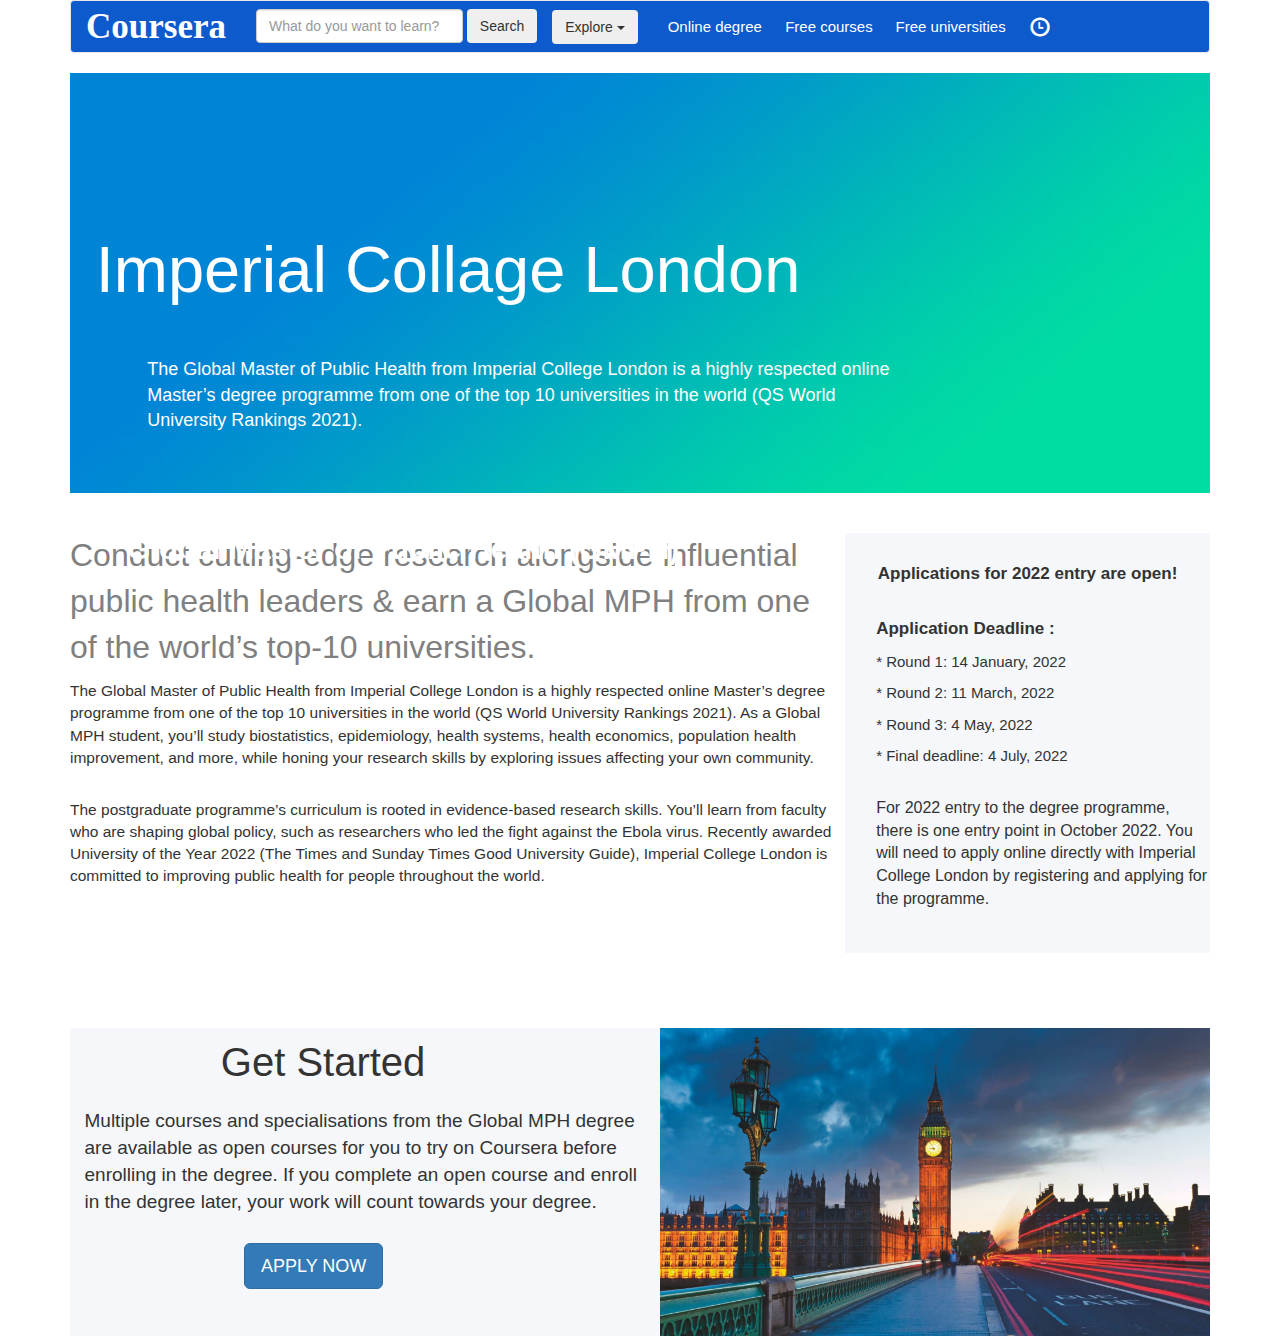
<file: Project 2/detail.html>
<html>

<head>
    <title>Coursera</title>
    <link rel="stylesheet" href="https://maxcdn.bootstrapcdn.com/bootstrap/3.4.1/css/bootstrap.min.css">
    <script src="https://ajax.googleapis.com/ajax/libs/jquery/3.5.1/jquery.min.js"></script>
    <script src="https://maxcdn.bootstrapcdn.com/bootstrap/3.4.1/js/bootstrap.min.js"></script>
    <link rel="stylesheet" href="https://cdnjs.cloudflare.com/ajax/libs/font-awesome/4.7.0/css/font-awesome.min.css">
    <link rel="stylesheet" href="detail.css" type="text/css">
</head>

<body>
    <div class="container">

        <nav class="navbar navbar-default" style="background-color:#0d5acd;">

            <div class="container-fluid">

                <div class="navbar-header">

                    <button type="button" class="navbar-toggle" data-toggle="collapse" data-target="#edunav">
                        <span class="icon-bar"></span>
                        <span class="icon-bar"></span>
                        <span class="icon-bar"></span>
                    </button>

                    <a class="navbar-brand" href="#" style=" color: white">
                        Coursera
                    </a>

                </div>

                <div class="navbar-collapse collapse" id="edunav">

                    <form class="navbar-form navbar-left" role="search">
                        <div class="form-group">
                            <input type="text" class="form-control" placeholder="What do you want to learn?">
                        </div>
                        <button type="submit" class="btn btn-secondary">Search</button>

                    </form>

                    <div class="btn-group">

                        <button type="button" class="btn btn-secondary dropdown-toggle" data-toggle="dropdown"
                            aria-haspopup="true" aria-expanded="false">
                            Explore <span class="caret"></span>
                        </button>

                        <ul class="dropdown-menu">
                            <li><a href="#">Action</a></li>
                            <li><a href="#">Another action</a></li>
                            <li><a href="#">Something else here</a></li>
                            <li role="separator" class="divider"></li>
                            <li><a href="#">Separated link</a></li>
                        </ul>

                    </div>

                </div>

                <a href="#" class="head1"> Online degree</a>
                <a href="#" class="head2"> Free courses</a>
                <a href="#" class="head3">Free universities</a>
                <a href="#"
                    style="float: right;   margin-top: -3.3%; margin-right: 13%;  font-size: 20px; color: white;"
                    class="glyphicon glyphicon-time" aria-hidden="true"></a>

            </div>
        </nav>

        <div class="rose">
            <img src="detailpage/hd1.jpg" alt="" width="100%" height="420px">
            <div class="centered" style="font-family:'Gill Sans', 'Gill Sans MT', Calibri, 'Trebuchet MS', sans-serif">
                Imperial Collage London</div>

            <div class="onecentered">The Global Master of Public Health from Imperial College London is a highly
                respected online Master’s degree programme from one of the top 10 universities in the world (QS World
                University Rankings 2021). </div>

            <div class="twocentered"> Global Master of Public Health (GMPH) </div>
        </div>
        <br>
        <br>

        <div class="lili">

            <div class="lili1">
                <p style="font-size: 32px; color: gray;">Conduct cutting-edge research alongside influential public
                    health leaders & earn a Global MPH from
                    one of the world’s top-10 universities.</p>
                <p style="font-size: 15.5px;">The Global Master of Public Health from Imperial College London is a
                    highly respected online Master’s
                    degree programme from one of the top 10 universities in the world (QS World University Rankings
                    2021). As a Global MPH student, you’ll study biostatistics, epidemiology, health systems, health
                    economics, population health improvement, and more, while honing your research skills by exploring
                    issues affecting your own community.</p>
                <br>
                <p style="font-size: 15.5px;">The postgraduate programme’s curriculum is rooted in evidence-based
                    research skills. You’ll learn
                    from faculty who are shaping global policy, such as researchers who led the fight against the Ebola
                    virus. Recently awarded University of the Year 2022 (The Times and Sunday Times Good University
                    Guide), Imperial College London is committed to improving public health for people throughout the
                    world.</p>

            </div>

            <div class="lili2">
                <p style="text-align: center; font-weight: bold; font-size: 17px; margin-top: 8%;">Applications for 2022
                    entry are open!</p>
                <br>
                <p style=" font-weight: bold; font-size: 17px; margin-left: 8.5%;">Application Deadline :</p>
                <p style=" font-size: 15px; margin-left: 8.5%;"> * Round 1: 14 January, 2022</p>
                <p style=" font-size: 15px; margin-left: 8.5%;"> * Round 2: 11 March, 2022</p>
                <p style=" font-size: 15px; margin-left: 8.5%;"> * Round 3: 4 May, 2022</p>
                <p style=" font-size: 15px; margin-left: 8.5%;"> * Final deadline: 4 July, 2022</p>
                <br>
                <p style=" font-size: 16px; margin-left: 8.5%;">For 2022 entry to the degree programme, there is one
                    entry point in October 2022. You will need to
                    apply online directly with Imperial College London by registering and applying for the programme.
                </p>

            </div>
        </div>

        <br>
        <br>
        <br>

        <div class="media" style="background-color: #f5f7fa;">

            <div class="media-body">

                <h1 class="media-heading" style="margin-left: 26%; font-size: 40px; margin-top: 2%;" >Get Started</h1>
                <p style="font-size: 19px; margin-top: 4%; margin-left: 2.5%;">
                    Multiple courses and specialisations from the Global MPH degree are available as open courses for
                    you to try on Coursera before enrolling in the degree. If you complete an open course and enroll in
                    the degree later, your work will count towards your degree.
                </p>
                <a style="margin-top: 3%; margin-left: 30%;" class="btn btn-primary btn-lg" type="button" href="#">
                    APPLY NOW</a>

            </div>


            <div class="media-right">
                <img src="detailpage/del2.jpg" class="media-object">
            </div>

        </div>


    </div>
</body>

</html>
</file>
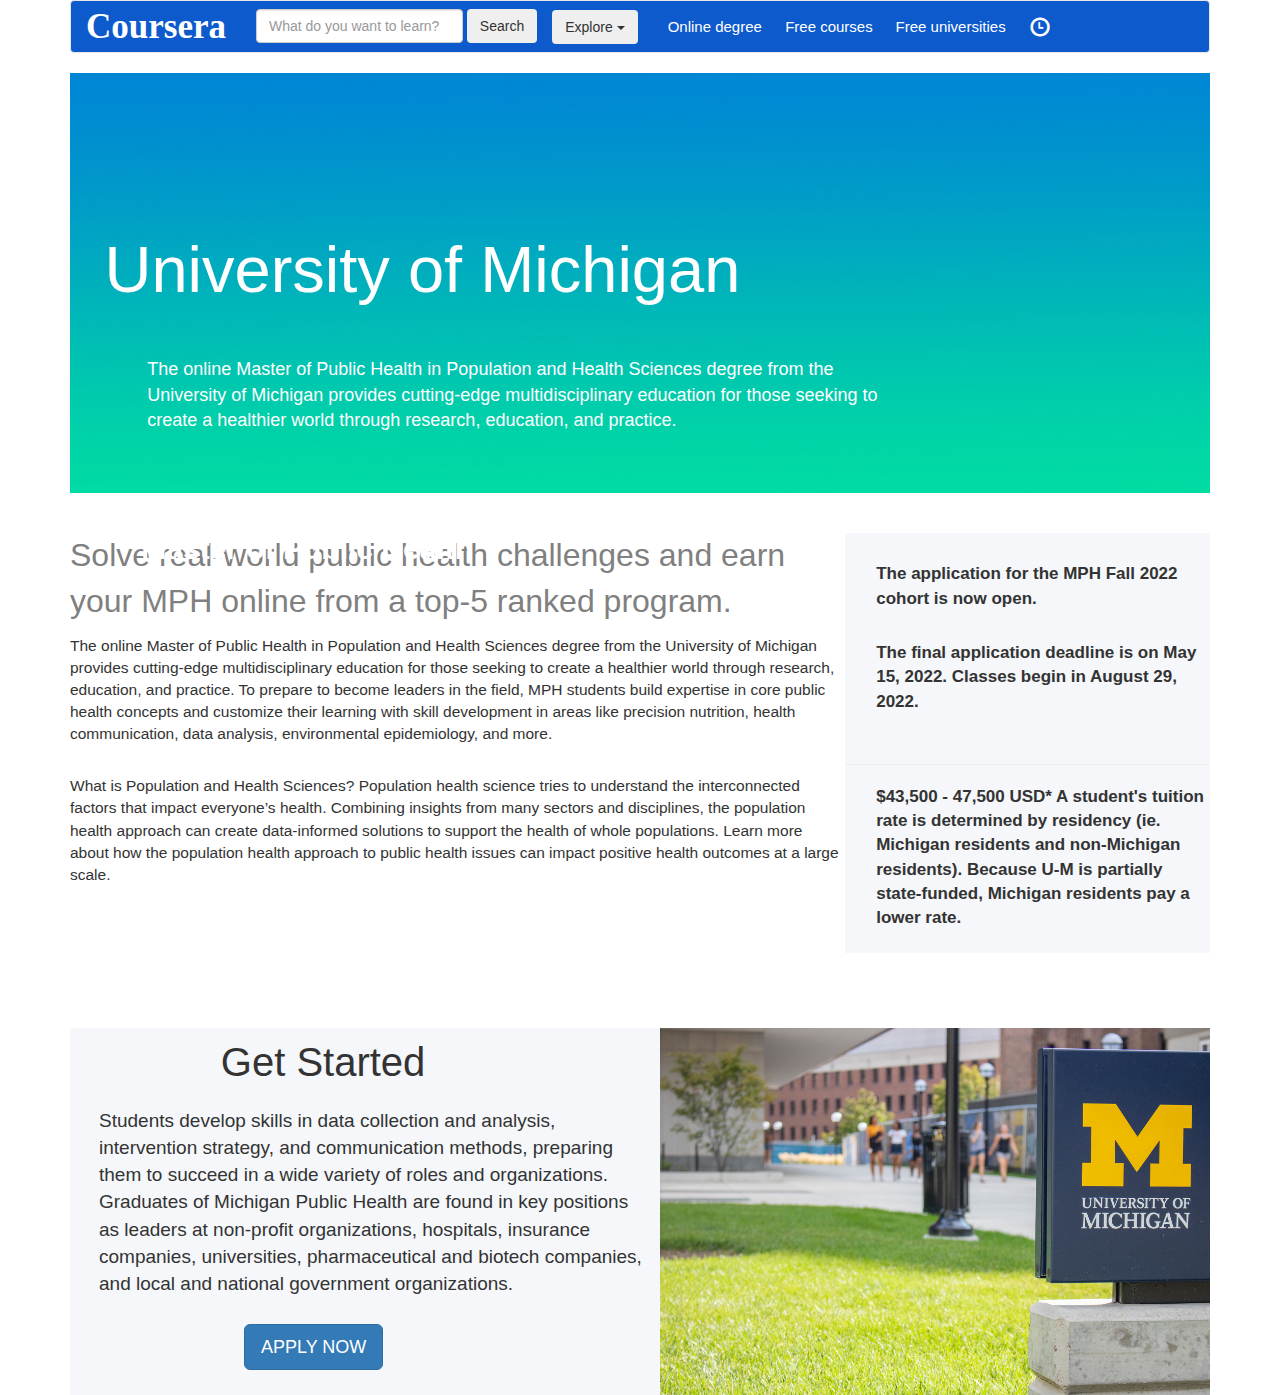
<file: Project 2/detail2.html>
<html>

<head>
    <title>Coursera</title>
    <link rel="stylesheet" href="https://maxcdn.bootstrapcdn.com/bootstrap/3.4.1/css/bootstrap.min.css">
    <script src="https://ajax.googleapis.com/ajax/libs/jquery/3.5.1/jquery.min.js"></script>
    <script src="https://maxcdn.bootstrapcdn.com/bootstrap/3.4.1/js/bootstrap.min.js"></script>
    <link rel="stylesheet" href="https://cdnjs.cloudflare.com/ajax/libs/font-awesome/4.7.0/css/font-awesome.min.css">
    <link rel="stylesheet" href="detail2.css" type="text/css">
</head>

<body>
    <div class="container">

        <nav class="navbar navbar-default" style="background-color:#0d5acd;">

            <div class="container-fluid">

                <div class="navbar-header">

                    <button type="button" class="navbar-toggle" data-toggle="collapse" data-target="#edunav">
                        <span class="icon-bar"></span>
                        <span class="icon-bar"></span>
                        <span class="icon-bar"></span>
                    </button>

                    <a class="navbar-brand" href="#" style=" color: white">
                        Coursera
                    </a>

                </div>

                <div class="navbar-collapse collapse" id="edunav">

                    <form class="navbar-form navbar-left" role="search">
                        <div class="form-group">
                            <input type="text" class="form-control" placeholder="What do you want to learn?">
                        </div>
                        <button type="submit" class="btn btn-secondary">Search</button>

                    </form>

                    <div class="btn-group">

                        <button type="button" class="btn btn-secondary dropdown-toggle" data-toggle="dropdown"
                            aria-haspopup="true" aria-expanded="false">
                            Explore <span class="caret"></span>
                        </button>

                        <ul class="dropdown-menu">
                            <li><a href="#">Action</a></li>
                            <li><a href="#">Another action</a></li>
                            <li><a href="#">Something else here</a></li>
                            <li role="separator" class="divider"></li>
                            <li><a href="#">Separated link</a></li>
                        </ul>

                    </div>

                </div>

                <a href="#" class="head1"> Online degree</a>
                <a href="#" class="head2"> Free courses</a>
                <a href="#" class="head3">Free universities</a>
                <a href="#"
                    style="float: right;   margin-top: -3.3%; margin-right: 13%;  font-size: 20px; color: white;"
                    class="glyphicon glyphicon-time" aria-hidden="true"></a>

            </div>
        </nav>

        <div class="rose">
            <img src="detailpage/hd2.jpg" alt="" width="100%" height="420px">
            <div class="centered" style="font-family:'Gill Sans', 'Gill Sans MT', Calibri, 'Trebuchet MS', sans-serif">
                University of Michigan</div>

            <div class="onecentered">The online Master of Public Health in Population and Health Sciences degree from
                the University of Michigan provides cutting-edge multidisciplinary education for those seeking to create
                a healthier world through research, education, and practice. </div>

            <div class="twocentered">Master of Public Health </div>
        </div>
        <br>
        <br>

        <div class="lili">

            <div class="lili1">
                <p style="font-size: 32px; color: gray;">Solve real-world public health challenges and earn your MPH
                    online from a top-5 ranked program.</p>
                <p style="font-size: 15.5px;">The online Master of Public Health in Population and Health Sciences
                    degree from the University of Michigan provides cutting-edge multidisciplinary education for those
                    seeking to create a healthier world through research, education, and practice. To prepare to become
                    leaders in the field, MPH students build expertise in core public health concepts and customize
                    their learning with skill development in areas like precision nutrition, health communication, data
                    analysis, environmental epidemiology, and more.</p>
                <br>
                <p style="font-size: 15.5px;">What is Population and Health Sciences? Population health science tries to
                    understand the interconnected factors that impact everyone’s health. Combining insights from many
                    sectors and disciplines, the population health approach can create data-informed solutions to
                    support the health of whole populations. Learn more about how the population health approach to
                    public health issues can impact positive health outcomes at a large scale.</p>

            </div>

            <div class="lili2">
                <p style=" margin-left: 8.5%; font-weight: bold; font-size: 17px; margin-top: 8%;">The application for
                    the MPH Fall 2022 cohort is now open.</p>
                <br>
                <p style=" font-weight: bold; font-size: 17px; margin-left: 8.5%;">The final application deadline is on
                    May 15, 2022. Classes begin in August 29, 2022.</p>
                <br>
                <hr>
                <p style=" font-weight: bold; font-size: 17px; margin-left: 8.5%;"> $43,500 - 47,500 USD*
                    A student's tuition rate is determined by residency (ie. Michigan residents and non-Michigan
                    residents). Because U-M is partially state-funded, Michigan residents pay a lower rate.</p>

            </div>
        </div>

        <br>
        <br>
        <br>

        <div class="media" style="background-color: #f5f7fa;">

            <div class="media-body">

                <h1 class="media-heading" style="margin-left: 26%; font-size: 40px; margin-top: 2%;">Get Started</h1>
                <p style="font-size: 19px; margin-top: 4%; margin-left: 5%;">
                    Students develop skills in data collection and analysis, intervention strategy, and communication
                    methods, preparing them to succeed in a wide variety of roles and organizations. Graduates of
                    Michigan Public Health are found in key positions as leaders at non-profit organizations, hospitals,
                    insurance companies, universities, pharmaceutical and biotech companies, and local and national
                    government organizations.
                </p>
                <a style="margin-top: 3%; margin-left: 30%;" class="btn btn-primary btn-lg" type="button" href="#">
                    APPLY NOW</a>

            </div>


            <div class="media-right">
                <img src="detailpage/det2.jpg" class="media-object">
            </div>

        </div>


    </div>
</body>

</html>
</file>
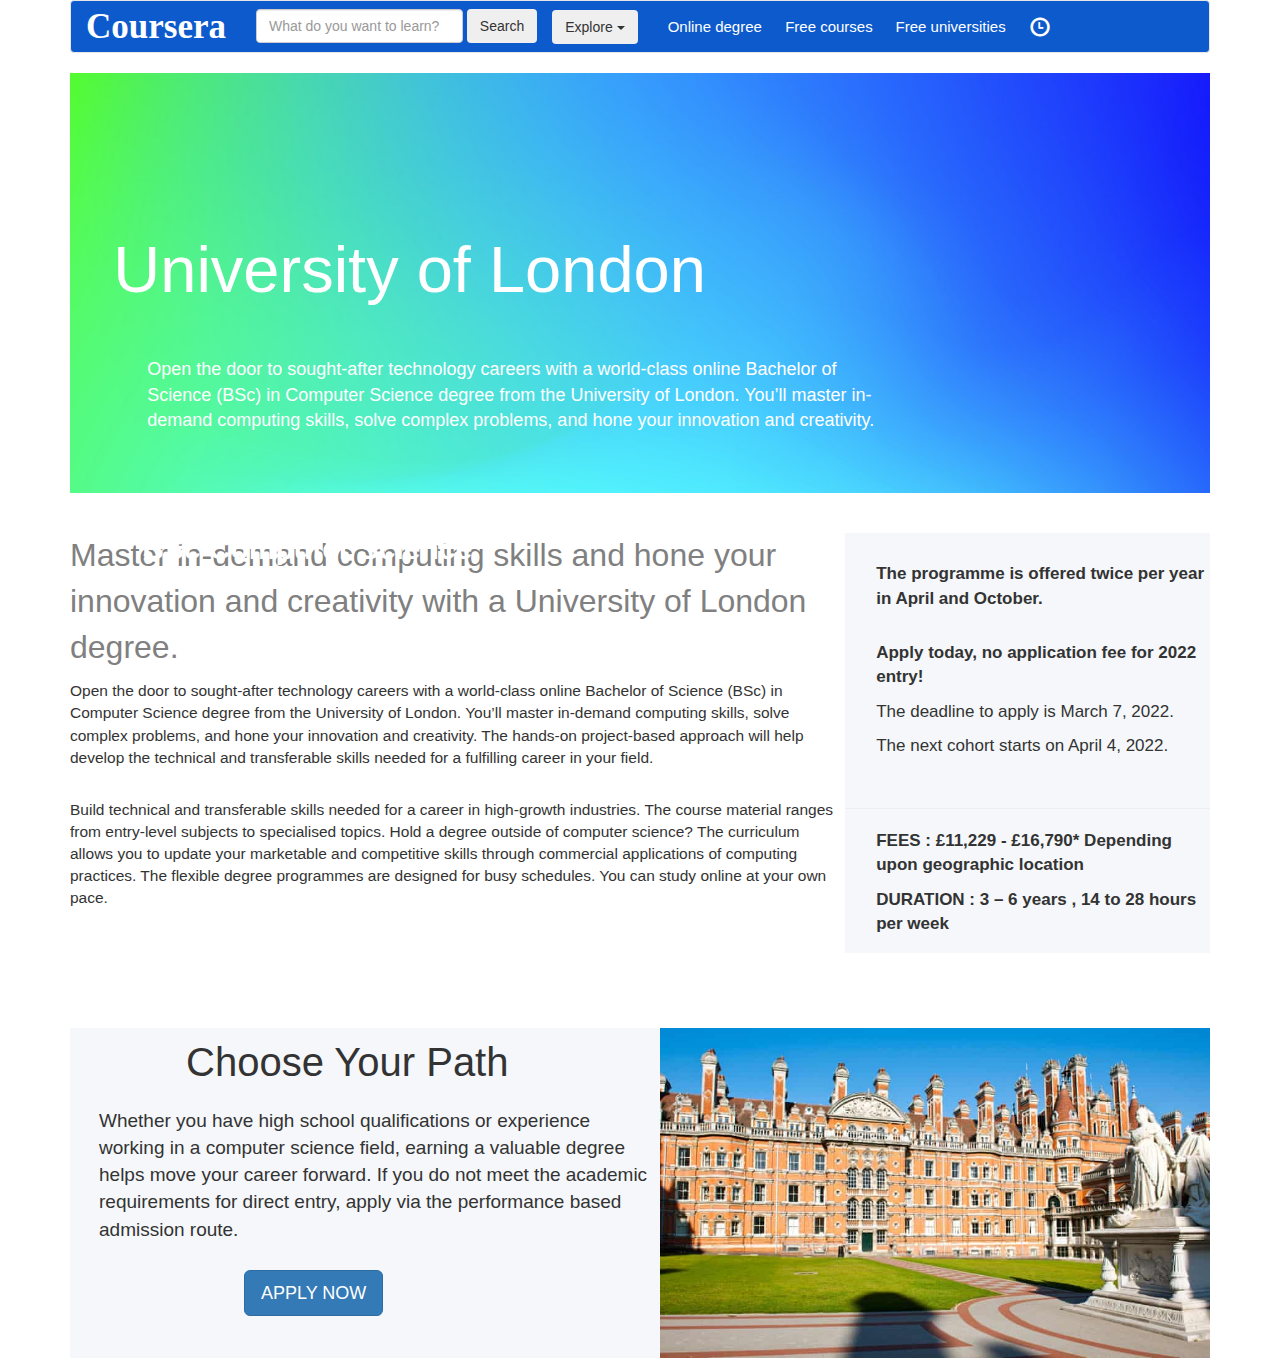
<file: Project 2/detail3.html>
<html>

<head>
    <title>Coursera</title>
    <link rel="stylesheet" href="https://maxcdn.bootstrapcdn.com/bootstrap/3.4.1/css/bootstrap.min.css">
    <script src="https://ajax.googleapis.com/ajax/libs/jquery/3.5.1/jquery.min.js"></script>
    <script src="https://maxcdn.bootstrapcdn.com/bootstrap/3.4.1/js/bootstrap.min.js"></script>
    <link rel="stylesheet" href="https://cdnjs.cloudflare.com/ajax/libs/font-awesome/4.7.0/css/font-awesome.min.css">
    <link rel="stylesheet" href="detail3.css" type="text/css">
</head>

<body>
    <div class="container">

        <nav class="navbar navbar-default" style="background-color:#0d5acd;">

            <div class="container-fluid">

                <div class="navbar-header">

                    <button type="button" class="navbar-toggle" data-toggle="collapse" data-target="#edunav">
                        <span class="icon-bar"></span>
                        <span class="icon-bar"></span>
                        <span class="icon-bar"></span>
                    </button>

                    <a class="navbar-brand" href="#" style=" color: white">
                        Coursera
                    </a>

                </div>

                <div class="navbar-collapse collapse" id="edunav">

                    <form class="navbar-form navbar-left" role="search">
                        <div class="form-group">
                            <input type="text" class="form-control" placeholder="What do you want to learn?">
                        </div>
                        <button type="submit" class="btn btn-secondary">Search</button>

                    </form>

                    <div class="btn-group">

                        <button type="button" class="btn btn-secondary dropdown-toggle" data-toggle="dropdown"
                            aria-haspopup="true" aria-expanded="false">
                            Explore <span class="caret"></span>
                        </button>

                        <ul class="dropdown-menu">
                            <li><a href="#">Action</a></li>
                            <li><a href="#">Another action</a></li>
                            <li><a href="#">Something else here</a></li>
                            <li role="separator" class="divider"></li>
                            <li><a href="#">Separated link</a></li>
                        </ul>

                    </div>

                </div>

                <a href="#" class="head1"> Online degree</a>
                <a href="#" class="head2"> Free courses</a>
                <a href="#" class="head3">Free universities</a>
                <a href="#"
                    style="float: right;   margin-top: -3.3%; margin-right: 13%;  font-size: 20px; color: white;"
                    class="glyphicon glyphicon-time" aria-hidden="true"></a>

            </div>
        </nav>

        <div class="rose">
            <img src="detailpage/hd3.jpg" alt="" width="100%" height="420px">
            <div class="centered" style="font-family:'Gill Sans', 'Gill Sans MT', Calibri, 'Trebuchet MS', sans-serif">
                University of London</div>

            <div class="onecentered">Open the door to sought-after technology careers with a world-class online Bachelor
                of Science (BSc) in Computer Science degree from the University of London. You’ll master in-demand
                computing skills, solve complex problems, and hone your innovation and creativity. </div>

            <div class="twocentered">BSc Computer Science </div>
        </div>
        <br>
        <br>

        <div class="lili">

            <div class="lili1">
                <p style="font-size: 32px; color: gray;">Master in-demand computing skills and hone your innovation and
                    creativity with a University of London degree.</p>
                <p style="font-size: 15.5px;">Open the door to sought-after technology careers with a world-class online
                    Bachelor of Science (BSc) in Computer Science degree from the University of London. You’ll master
                    in-demand computing skills, solve complex problems, and hone your innovation and creativity. The
                    hands-on project-based approach will help develop the technical and transferable skills needed for a
                    fulfilling career in your field.</p>
                <br>
                <p style="font-size: 15.5px;">Build technical and transferable skills needed for a career in high-growth
                    industries. The course material ranges from entry-level subjects to specialised topics. Hold a
                    degree outside of computer science? The curriculum allows you to update your marketable and
                    competitive skills through commercial applications of computing practices. The flexible degree
                    programmes are designed for busy schedules. You can study online at your own pace.</p>

            </div>

            <div class="lili2">
                <p style=" margin-left: 8.5%; font-weight: bold; font-size: 17px; margin-top: 8%;">The programme is
                    offered twice per year in April and October.</p>
                <br>
                <p style=" font-weight: bold; font-size: 17px; margin-left: 8.5%;">Apply today, no application fee for
                    2022 entry!</p>
                <p style="  font-size: 17px; margin-left: 8.5%;">The deadline to apply is March 7, 2022.</p>
                <p style="  font-size: 17px; margin-left: 8.5%;">The next cohort starts on April 4, 2022.</p>
                <br>
                <hr>
                <p style=" font-weight: bold; font-size: 17px; margin-left: 8.5%;">FEES : £11,229 - £16,790*
                    Depending upon geographic location</p>
                <p style=" font-weight: bold; font-size: 17px; margin-left: 8.5%;">DURATION : 3 – 6 years , 14 to 28
                    hours per week</p>

            </div>
        </div>

        <br>
        <br>
        <br>

        <div class="media" style="background-color: #f5f7fa;">

            <div class="media-body">

                <h1 class="media-heading" style="margin-left: 20%; font-size: 40px; margin-top: 2%;">Choose Your Path
                </h1>
                <p style="font-size: 19px; margin-top: 4%; margin-left: 5%;">
                    Whether you have high school qualifications or experience working in a computer science field,
                    earning a valuable degree helps move your career forward. If you do not meet the academic
                    requirements for direct entry, apply via the performance based admission route.
                </p>
                <a style="margin-top: 3%; margin-left: 30%;" class="btn btn-primary btn-lg" type="button" href="#">
                    APPLY NOW</a>

            </div>


            <div class="media-right">
                <img src="detailpage/det3.jpg" class="media-object">
            </div>

        </div>


    </div>
</body>

</html>
</file>
<file: Project 2/detail.css>
.navbar-brand{
    font-size: 35px;
    font-weight: bold;
    margin-top: 0.8%;
    margin-left: 0%;font-family: 'Times New Roman', Times, serif;

   
}

.navbar-form navbar-left{
    margin-left:0% ; 
    margin-top: 0.8%;
}
.btn-group{
    margin-top: 0.8%; 
    margin-left:0%;
}
.head1{
    float: right; 
    margin-top: -3.3%;
    margin-right: 39%; 
    font-size: 15px;
     color: white;
    
}
.head2{
    float: right; 
    margin-top: -3.3%;
    margin-right: 29%; 
    font-size: 15px;
     color: white;
    
}
.head3{
    float: right; 
    margin-top: -3.3%;
    margin-right: 17%; 
    font-size: 15px;
     color: white;
    
}
.rose{
    height: 420px;
    width: 100%;
}
.centered {
    position: absolute;
    top: 30%;
    left: 35%;
    transform: translate(-50%, -50%);
    font-size: 65px;
    color: white;
    border-radius: inherit;
}
.onecentered {
    position: absolute;
    top: 44%;
    left: 41%;
    transform: translate(-50%, -50%);
    font-size: 18px;
    color: white;
}
.twocentered {
    position: absolute;
    top: 61%;
    left: 31.5%;
    transform: translate(-50%, -50%);
    font-size: 30px;
    color: white;
    font-weight: bold;
}

.lili{
    height: 420px;
    width: 100%;
}
.lili1{
    height: 420px;
    width: 68%;
    float: left;
}

.lili2{
    height: 420px;
    width: 32%;
    float: left;
    background-color: #f5f7fa;
}
.media-object{
    width: 550px;
}











.page2 {
    position: absolute;
    top: 30%;
    left: 35%;
    transform: translate(-50%, -50%);
    font-size: 65px;
    color: white;
    border-radius: inherit;
}
.page2-1 {
    position: absolute;
    top: 44%;
    left: 41%;
    transform: translate(-50%, -50%);
    font-size: 18px;
    color: white;
}
.page2-1 {
    position: absolute;
    top: 61%;
    left: 31.5%;
    transform: translate(-50%, -50%);
    font-size: 30px;
    color: white;
    font-weight: bold;
}
</file>
<file: Project 2/detail2.css>
.navbar-brand{
    font-size: 35px;
    font-weight: bold;
    margin-top: 0.8%;
    margin-left: 0%;font-family: 'Times New Roman', Times, serif;

   
}

.navbar-form navbar-left{
    margin-left:0% ; 
    margin-top: 0.8%;
}
.btn-group{
    margin-top: 0.8%; 
    margin-left:0%;
}
.head1{
    float: right; 
    margin-top: -3.3%;
    margin-right: 39%; 
    font-size: 15px;
     color: white;
    
}
.head2{
    float: right; 
    margin-top: -3.3%;
    margin-right: 29%; 
    font-size: 15px;
     color: white;
    
}
.head3{
    float: right; 
    margin-top: -3.3%;
    margin-right: 17%; 
    font-size: 15px;
     color: white;
    
}
.rose{
    height: 420px;
    width: 100%;
}
.centered {
    position: absolute;
    top: 30%;
    left: 33%;
    transform: translate(-50%, -50%);
    font-size: 65px;
    color: white;
    border-radius: inherit;
}
.onecentered {
    position: absolute;
    top: 44%;
    left: 41%;
    transform: translate(-50%, -50%);
    font-size: 18px;
    color: white;
}
.twocentered {
    position: absolute;
    top: 61%;
    left: 24%;
    transform: translate(-50%, -50%);
    font-size: 30px;
    color: white;
    font-weight: bold;
}

.lili{
    height: 420px;
    width: 100%;
}
.lili1{
    height: 420px;
    width: 68%;
    float: left;
}

.lili2{
    height: 420px;
    width: 32%;
    float: left;
    background-color: #f5f7fa;
}
.media-object{
    width: 550px;
}
</file>
<file: Project 2/detail3.css>
.navbar-brand{
    font-size: 35px;
    font-weight: bold;
    margin-top: 0.8%;
    margin-left: 0%;font-family: 'Times New Roman', Times, serif;

   
}

.navbar-form navbar-left{
    margin-left:0% ; 
    margin-top: 0.8%;
}
.btn-group{
    margin-top: 0.8%; 
    margin-left:0%;
}
.head1{
    float: right; 
    margin-top: -3.3%;
    margin-right: 39%; 
    font-size: 15px;
     color: white;
    
}
.head2{
    float: right; 
    margin-top: -3.3%;
    margin-right: 29%; 
    font-size: 15px;
     color: white;
    
}
.head3{
    float: right; 
    margin-top: -3.3%;
    margin-right: 17%; 
    font-size: 15px;
     color: white;
    
}
.rose{
    height: 420px;
    width: 100%;
}
.centered {
    position: absolute;
    top: 30%;
    left: 32%;
    transform: translate(-50%, -50%);
    font-size: 65px;
    color: white;
    border-radius: inherit;
}
.onecentered {
    position: absolute;
    top: 44%;
    left: 41%;
    transform: translate(-50%, -50%);
    font-size: 18px;
    color: white;
}
.twocentered {
    position: absolute;
    top: 61%;
    left: 24%;
    transform: translate(-50%, -50%);
    font-size: 30px;
    color: white;
    font-weight: bold;
}

.lili{
    height: 420px;
    width: 100%;
}
.lili1{
    height: 420px;
    width: 68%;
    float: left;
}

.lili2{
    height: 420px;
    width: 32%;
    float: left;
    background-color: #f5f7fa;
}
.media-object{
    width: 550px;
}
</file>
